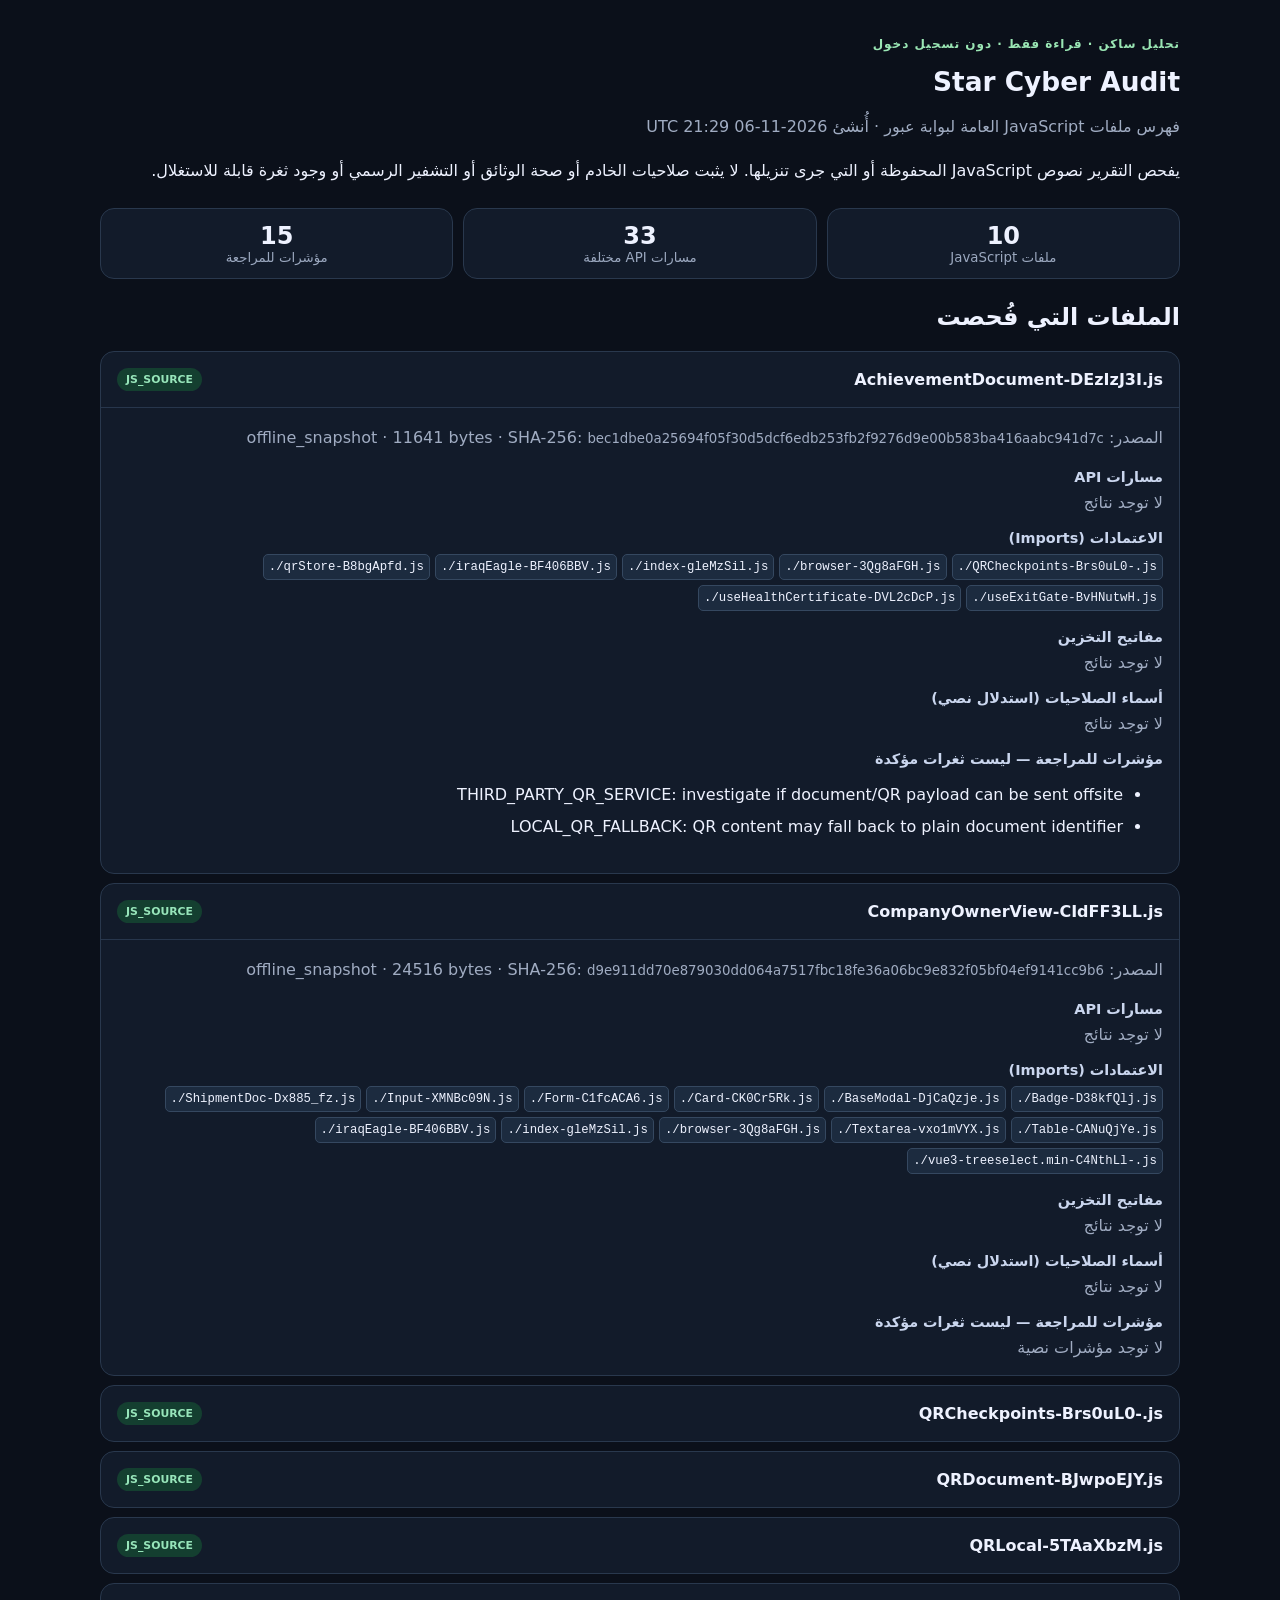
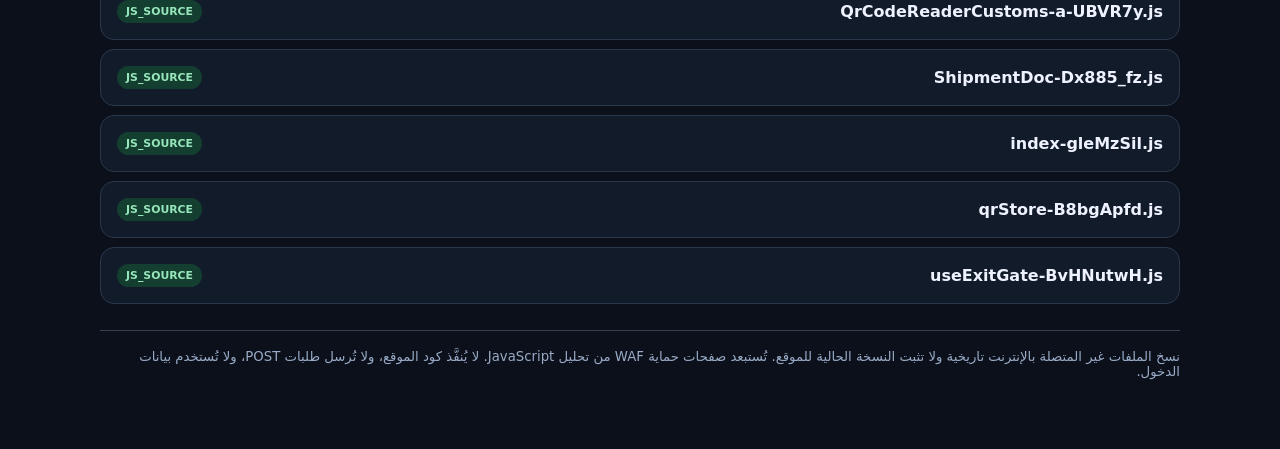
<file: reviews/2026-11-07/offline/Star-Cyber-Audit-report.html>
<!doctype html><html lang="ar" dir="rtl"><head><meta charset="utf-8"><meta name="viewport" content="width=device-width,initial-scale=1"><title>Star Cyber Audit — تحليل JavaScript لمنصة عبور</title><style>
:root{font-family:system-ui,-apple-system,sans-serif;color-scheme:dark;background:#0b101a;color:#eef2ff}body{max-width:1080px;margin:auto;padding:22px 14px 70px}h1{font-size:1.65rem;margin:.4em 0}p{line-height:1.7}.muted{color:#a0acc2}.eyebrow{color:#9ae6b4;font-weight:700;letter-spacing:.08em;font-size:.75rem}.facts{display:grid;grid-template-columns:repeat(3,1fr);gap:10px;margin:24px 0}.facts>div,.file{background:#121b2a;border:1px solid #29384d;border-radius:14px}.facts>div{padding:13px;text-align:center}.facts b{display:block;font-size:1.5rem}.facts small{display:block;color:#9ba8bf}.file{margin:9px 0;overflow:hidden}.file summary{cursor:pointer;display:flex;gap:12px;justify-content:space-between;align-items:center;padding:16px;font-weight:600;overflow-wrap:anywhere}.file .content{padding:0 16px 18px;border-top:1px solid #27364c}.flag{font-size:.68rem;white-space:nowrap;border-radius:99px;padding:5px 9px}.ok{background:#143f30;color:#97e5ba}.warn{background:#512d21;color:#ffd2b0}h4{font-size:.9rem;margin:18px 0 8px;color:#cad6ee}.chips{display:flex;gap:5px;flex-wrap:wrap}code{direction:ltr;unicode-bidi:plaintext;display:inline-block;font-size:.77rem;background:#1c2b3f;border:1px solid #354860;border-radius:5px;padding:5px;max-width:100%;overflow-wrap:anywhere}li{margin:8px 0;line-height:1.5}footer{font-size:.83rem;color:#99abc7;border-top:1px solid #334152;padding-top:18px;margin-top:26px}@media(max-width:600px){.facts{gap:6px}.facts>div{padding:9px 3px}.facts b{font-size:1.2rem}.facts small{font-size:.64rem}}
</style></head><body><p class="eyebrow">تحليل ساكن · قراءة فقط · دون تسجيل دخول</p><h1>Star Cyber Audit</h1><p class="muted">فهرس ملفات JavaScript العامة لبوابة عبور · أُنشئ 2026-11-06 21:29 UTC</p><p>يفحص التقرير نصوص JavaScript المحفوظة أو التي جرى تنزيلها. لا يثبت صلاحيات الخادم أو صحة الوثائق أو التشفير الرسمي أو وجود ثغرة قابلة للاستغلال.</p><div class="facts"><div><b>10</b><small>ملفات JavaScript</small></div><div><b>33</b><small>مسارات API مختلفة</small></div><div><b>15</b><small>مؤشرات للمراجعة</small></div></div><h2>الملفات التي فُحصت</h2><details class="file" open><summary><span>AchievementDocument-DEzIzJ3I.js</span><span class="flag ok">JS_SOURCE</span></summary><div class="content"><p class="muted">المصدر: offline_snapshot · 11641 bytes · SHA-256: <small>bec1dbe0a25694f05f30d5dcf6edb253fb2f9276d9e00b583ba416aabc941d7c</small></p><h4>مسارات API</h4><div class="chips"><span class="muted">لا توجد نتائج</span></div><h4>الاعتمادات (Imports)</h4><div class="chips"><code>./QRCheckpoints-Brs0uL0-.js</code><code>./browser-3Qg8aFGH.js</code><code>./index-gleMzSil.js</code><code>./iraqEagle-BF406BBV.js</code><code>./qrStore-B8bgApfd.js</code><code>./useExitGate-BvHNutwH.js</code><code>./useHealthCertificate-DVL2cDcP.js</code></div><h4>مفاتيح التخزين</h4><div class="chips"><span class="muted">لا توجد نتائج</span></div><h4>أسماء الصلاحيات (استدلال نصي)</h4><div class="chips"><span class="muted">لا توجد نتائج</span></div><h4>مؤشرات للمراجعة — ليست ثغرات مؤكدة</h4><ul><li>THIRD_PARTY_QR_SERVICE: investigate if document/QR payload can be sent offsite</li><li>LOCAL_QR_FALLBACK: QR content may fall back to plain document identifier</li></ul></div></details>
<details class="file" open><summary><span>CompanyOwnerView-CIdFF3LL.js</span><span class="flag ok">JS_SOURCE</span></summary><div class="content"><p class="muted">المصدر: offline_snapshot · 24516 bytes · SHA-256: <small>d9e911dd70e879030dd064a7517fbc18fe36a06bc9e832f05bf04ef9141cc9b6</small></p><h4>مسارات API</h4><div class="chips"><span class="muted">لا توجد نتائج</span></div><h4>الاعتمادات (Imports)</h4><div class="chips"><code>./Badge-D38kfQlj.js</code><code>./BaseModal-DjCaQzje.js</code><code>./Card-CK0Cr5Rk.js</code><code>./Form-C1fcACA6.js</code><code>./Input-XMNBc09N.js</code><code>./ShipmentDoc-Dx885_fz.js</code><code>./Table-CANuQjYe.js</code><code>./Textarea-vxo1mVYX.js</code><code>./browser-3Qg8aFGH.js</code><code>./index-gleMzSil.js</code><code>./iraqEagle-BF406BBV.js</code><code>./vue3-treeselect.min-C4NthLl-.js</code></div><h4>مفاتيح التخزين</h4><div class="chips"><span class="muted">لا توجد نتائج</span></div><h4>أسماء الصلاحيات (استدلال نصي)</h4><div class="chips"><span class="muted">لا توجد نتائج</span></div><h4>مؤشرات للمراجعة — ليست ثغرات مؤكدة</h4><span class="muted">لا توجد مؤشرات نصية</span></div></details>
<details class="file" ><summary><span>QRCheckpoints-Brs0uL0-.js</span><span class="flag ok">JS_SOURCE</span></summary><div class="content"><p class="muted">المصدر: offline_snapshot · 2797 bytes · SHA-256: <small>b2f6e7519df369ff58345adedcc4fb1cc2d83416f409cffe0cd93a8869aae53b</small></p><h4>مسارات API</h4><div class="chips"><span class="muted">لا توجد نتائج</span></div><h4>الاعتمادات (Imports)</h4><div class="chips"><code>./index-gleMzSil.js</code></div><h4>مفاتيح التخزين</h4><div class="chips"><code>qr_read_doc</code></div><h4>أسماء الصلاحيات (استدلال نصي)</h4><div class="chips"><code>GMT</code><code>UTC</code></div><h4>مؤشرات للمراجعة — ليست ثغرات مؤكدة</h4><ul><li>TIMEZONE_FORMATTING: confirm timestamps with/without zone format consistently</li></ul></div></details>
<details class="file" ><summary><span>QRDocument-BJwpoEJY.js</span><span class="flag ok">JS_SOURCE</span></summary><div class="content"><p class="muted">المصدر: offline_snapshot · 607716 bytes · SHA-256: <small>23f8c5d87b6a91511af2a96f57075e8502861bd2f6d92d914a14222db4199400</small></p><h4>مسارات API</h4><div class="chips"><code>BorderPort_HS/path-document-file</code><code>local_form/refuse_doc_company</code></div><h4>الاعتمادات (Imports)</h4><div class="chips"><code>./Card-CK0Cr5Rk.js</code><code>./FormField-DW4k76E2.js</code><code>./Modal-C_od4hhs.js</code><code>./QRCheckpoints-Brs0uL0-.js</code><code>./browser-3Qg8aFGH.js</code><code>./index-BKvq_4_A.js</code><code>./index-gleMzSil.js</code><code>./index.es-DyhL3sdz.js</code><code>./iraqEagle-BF406BBV.js</code><code>./purify.es-Bzr520pe.js</code><code>./qrStore-B8bgApfd.js</code></div><h4>مفاتيح التخزين</h4><div class="chips"><code>qr_preview_entry</code><code>qr_read_doc</code><code>qr_readings</code></div><h4>أسماء الصلاحيات (استدلال نصي)</h4><div class="chips"><code>refuse_doc_company</code></div><h4>مؤشرات للمراجعة — ليست ثغرات مؤكدة</h4><ul><li>LOCAL_QR_FALLBACK: QR content may fall back to plain document identifier</li><li>PERSISTENT_BROWSER_STORAGE: assess sensitivity, retention and logout cleanup</li><li>TAB_SESSION_STORAGE: check data binding to the current document ID</li></ul></div></details>
<details class="file" ><summary><span>QRLocal-5TAaXbzM.js</span><span class="flag ok">JS_SOURCE</span></summary><div class="content"><p class="muted">المصدر: offline_snapshot · 10014 bytes · SHA-256: <small>1e3ea9982971b4e4e08bb2ebee1520fe6a5056bc8590de4288fec80456fa9626</small></p><h4>مسارات API</h4><div class="chips"><code>local_form/read_doc_company</code></div><h4>الاعتمادات (Imports)</h4><div class="chips"><code>./index-gleMzSil.js</code><code>./jsQR-CKtgBSaS.js</code><code>./qrStore-B8bgApfd.js</code></div><h4>مفاتيح التخزين</h4><div class="chips"><span class="muted">لا توجد نتائج</span></div><h4>أسماء الصلاحيات (استدلال نصي)</h4><div class="chips"><span class="muted">لا توجد نتائج</span></div><h4>مؤشرات للمراجعة — ليست ثغرات مؤكدة</h4><ul><li>POSSIBLE_TOKEN_DEBUG_LOG: check whether auth tokens are written to console</li><li>REVIEW_POST_RETRY: POST and fetch and error handler coexist; inspect for unintended duplicate write</li><li>MESSAGE_REGEX: review language-based success/expiry heuristics; not server validity proof</li></ul></div></details>
<details class="file" ><summary><span>QrCodeReaderCustoms-a-UBVR7y.js</span><span class="flag ok">JS_SOURCE</span></summary><div class="content"><p class="muted">المصدر: offline_snapshot · 16490 bytes · SHA-256: <small>09b62507255c25910a196ca0ca1e5fb6d961be5d10287face07cc777aaf45c0b</small></p><h4>مسارات API</h4><div class="chips"><span class="muted">لا توجد نتائج</span></div><h4>الاعتمادات (Imports)</h4><div class="chips"><code>./AppPagination.vue_vue_type_script_setup_true_lang-DzdlD2T5.js</code><code>./Input-XMNBc09N.js</code><code>./Select-DZpjzzNJ.js</code><code>./index-gleMzSil.js</code><code>./qrStore-B8bgApfd.js</code><code>./useExitGate-BvHNutwH.js</code><code>./useFormControl-XQpg82Ny.js</code><code>./useHealthCertificate-DVL2cDcP.js</code></div><h4>مفاتيح التخزين</h4><div class="chips"><span class="muted">لا توجد نتائج</span></div><h4>أسماء الصلاحيات (استدلال نصي)</h4><div class="chips"><code>download_health_qrcode_readers</code><code>time_stamp</code></div><h4>مؤشرات للمراجعة — ليست ثغرات مؤكدة</h4><span class="muted">لا توجد مؤشرات نصية</span></div></details>
<details class="file" ><summary><span>ShipmentDoc-Dx885_fz.js</span><span class="flag ok">JS_SOURCE</span></summary><div class="content"><p class="muted">المصدر: offline_snapshot · 15472 bytes · SHA-256: <small>9487c6f19cdbc88eb10b30ae03f8e5001e504b1a42ace4da0fa8ee3478c02502</small></p><h4>مسارات API</h4><div class="chips"><span class="muted">لا توجد نتائج</span></div><h4>الاعتمادات (Imports)</h4><div class="chips"><code>./browser-3Qg8aFGH.js</code><code>./index-gleMzSil.js</code><code>./iraqEagle-BF406BBV.js</code></div><h4>مفاتيح التخزين</h4><div class="chips"><span class="muted">لا توجد نتائج</span></div><h4>أسماء الصلاحيات (استدلال نصي)</h4><div class="chips"><span class="muted">لا توجد نتائج</span></div><h4>مؤشرات للمراجعة — ليست ثغرات مؤكدة</h4><ul><li>LOCAL_QR_FALLBACK: QR content may fall back to plain document identifier</li></ul></div></details>
<details class="file" ><summary><span>index-gleMzSil.js</span><span class="flag ok">JS_SOURCE</span></summary><div class="content"><p class="muted">المصدر: offline_snapshot · 1416085 bytes · SHA-256: <small>83d3f35e2cf05cc56fca81a3531b98381d291dc1e903957be7b6e433466b7ac3</small></p><h4>مسارات API</h4><div class="chips"><code>local_form/all_iraqi_company</code><code>local_form/company_field_name</code><code>local_form/company_item_info/</code><code>local_form/company_item_reduce</code><code>local_form/company_items_active/</code><code>local_form/company_items_delete/</code><code>local_form/company_verification</code><code>local_form/company_verify_login</code><code>local_form/download_company_checkpoint</code><code>local_form/download_file</code><code>local_form/download_file_item</code><code>local_form/get_company_items/</code><span class="muted"> and 13 more</span></div><h4>الاعتمادات (Imports)</h4><div class="chips"><code>./AchievementDocument-DEzIzJ3I.js</code><code>./AddHealthCertificateView-BbqkqY_U.js</code><code>./AddItemsToCompany-d4nf8m_I.js</code><code>./AnnouncementsView-DGOiclBm.js</code><code>./AudityStationView-Bgcwn0to.js</code><code>./BoxStationView-CR-7UfFU.js</code><code>./ChangePasswordView-D3kEADp-.js</code><code>./ClearanceAgentView-C92jjI-0.js</code><code>./CompanyItemsContainer-KtpoChjN.js</code><code>./CompanyItemsView-DjXrPSxm.js</code><code>./CompanyOwnerCeoLoadsView-Coghn9Xh.js</code><code>./CompanyOwnerView-CIdFF3LL.js</code><span class="muted"> and 47 more</span></div><h4>مفاتيح التخزين</h4><div class="chips"><code>auth</code><code>company_owner_token</code><code>company_user_info_owner</code><code>is_authenticated_owner</code><code>local_companies_pagination</code></div><h4>أسماء الصلاحيات (استدلال نصي)</h4><div class="chips"><code>MathML</code><code>action</code><code>bottom</code><code>calendar</code><code>children</code><code>html</code><code>jsdom</code><code>left</code><code>menu</code><code>middle</code><code>right</code><code>shared</code><span class="muted"> and 3 more</span></div><h4>مؤشرات للمراجعة — ليست ثغرات مؤكدة</h4><ul><li>REVIEW_POST_RETRY: POST and fetch and error handler coexist; inspect for unintended duplicate write</li><li>PERSISTENT_BROWSER_STORAGE: assess sensitivity, retention and logout cleanup</li><li>TIMEZONE_FORMATTING: confirm timestamps with/without zone format consistently</li></ul></div></details>
<details class="file" ><summary><span>qrStore-B8bgApfd.js</span><span class="flag ok">JS_SOURCE</span></summary><div class="content"><p class="muted">المصدر: offline_snapshot · 248 bytes · SHA-256: <small>122527b8507637168eeb4365f879f160f02620d1dc997c74e3da1880a1573e77</small></p><h4>مسارات API</h4><div class="chips"><span class="muted">لا توجد نتائج</span></div><h4>الاعتمادات (Imports)</h4><div class="chips"><span class="muted">لا توجد نتائج</span></div><h4>مفاتيح التخزين</h4><div class="chips"><code>e</code></div><h4>أسماء الصلاحيات (استدلال نصي)</h4><div class="chips"><span class="muted">لا توجد نتائج</span></div><h4>مؤشرات للمراجعة — ليست ثغرات مؤكدة</h4><ul><li>PERSISTENT_BROWSER_STORAGE: assess sensitivity, retention and logout cleanup</li></ul></div></details>
<details class="file" ><summary><span>useExitGate-BvHNutwH.js</span><span class="flag ok">JS_SOURCE</span></summary><div class="content"><p class="muted">المصدر: offline_snapshot · 6027 bytes · SHA-256: <small>9d9a109e58d619a8afdf91bfcbd9f7e45377ddb8236e82e13597b896e56c3306</small></p><h4>مسارات API</h4><div class="chips"><code>BorderPort_HS/return_doc_hc_by_docnumber</code><code>support_org/download_qrcode_readers_import</code><code>support_org/paginate_qrcode_reader_import</code><code>support_org/read_qr_exitgate</code><code>support_org/return_doc_qrcode_export</code></div><h4>الاعتمادات (Imports)</h4><div class="chips"><code>./index-gleMzSil.js</code><code>./qrStore-B8bgApfd.js</code><code>./useHealthCertificate-DVL2cDcP.js</code></div><h4>مفاتيح التخزين</h4><div class="chips"><code>qr_preview_entry</code></div><h4>أسماء الصلاحيات (استدلال نصي)</h4><div class="chips"><span class="muted">لا توجد نتائج</span></div><h4>مؤشرات للمراجعة — ليست ثغرات مؤكدة</h4><ul><li>TAB_SESSION_STORAGE: check data binding to the current document ID</li></ul></div></details><footer>نسخ الملفات غير المتصلة بالإنترنت تاريخية ولا تثبت النسخة الحالية للموقع. تُستبعد صفحات حماية WAF من تحليل JavaScript. لا يُنفَّذ كود الموقع، ولا تُرسل طلبات POST، ولا تُستخدم بيانات الدخول.</footer></body></html>
</file>
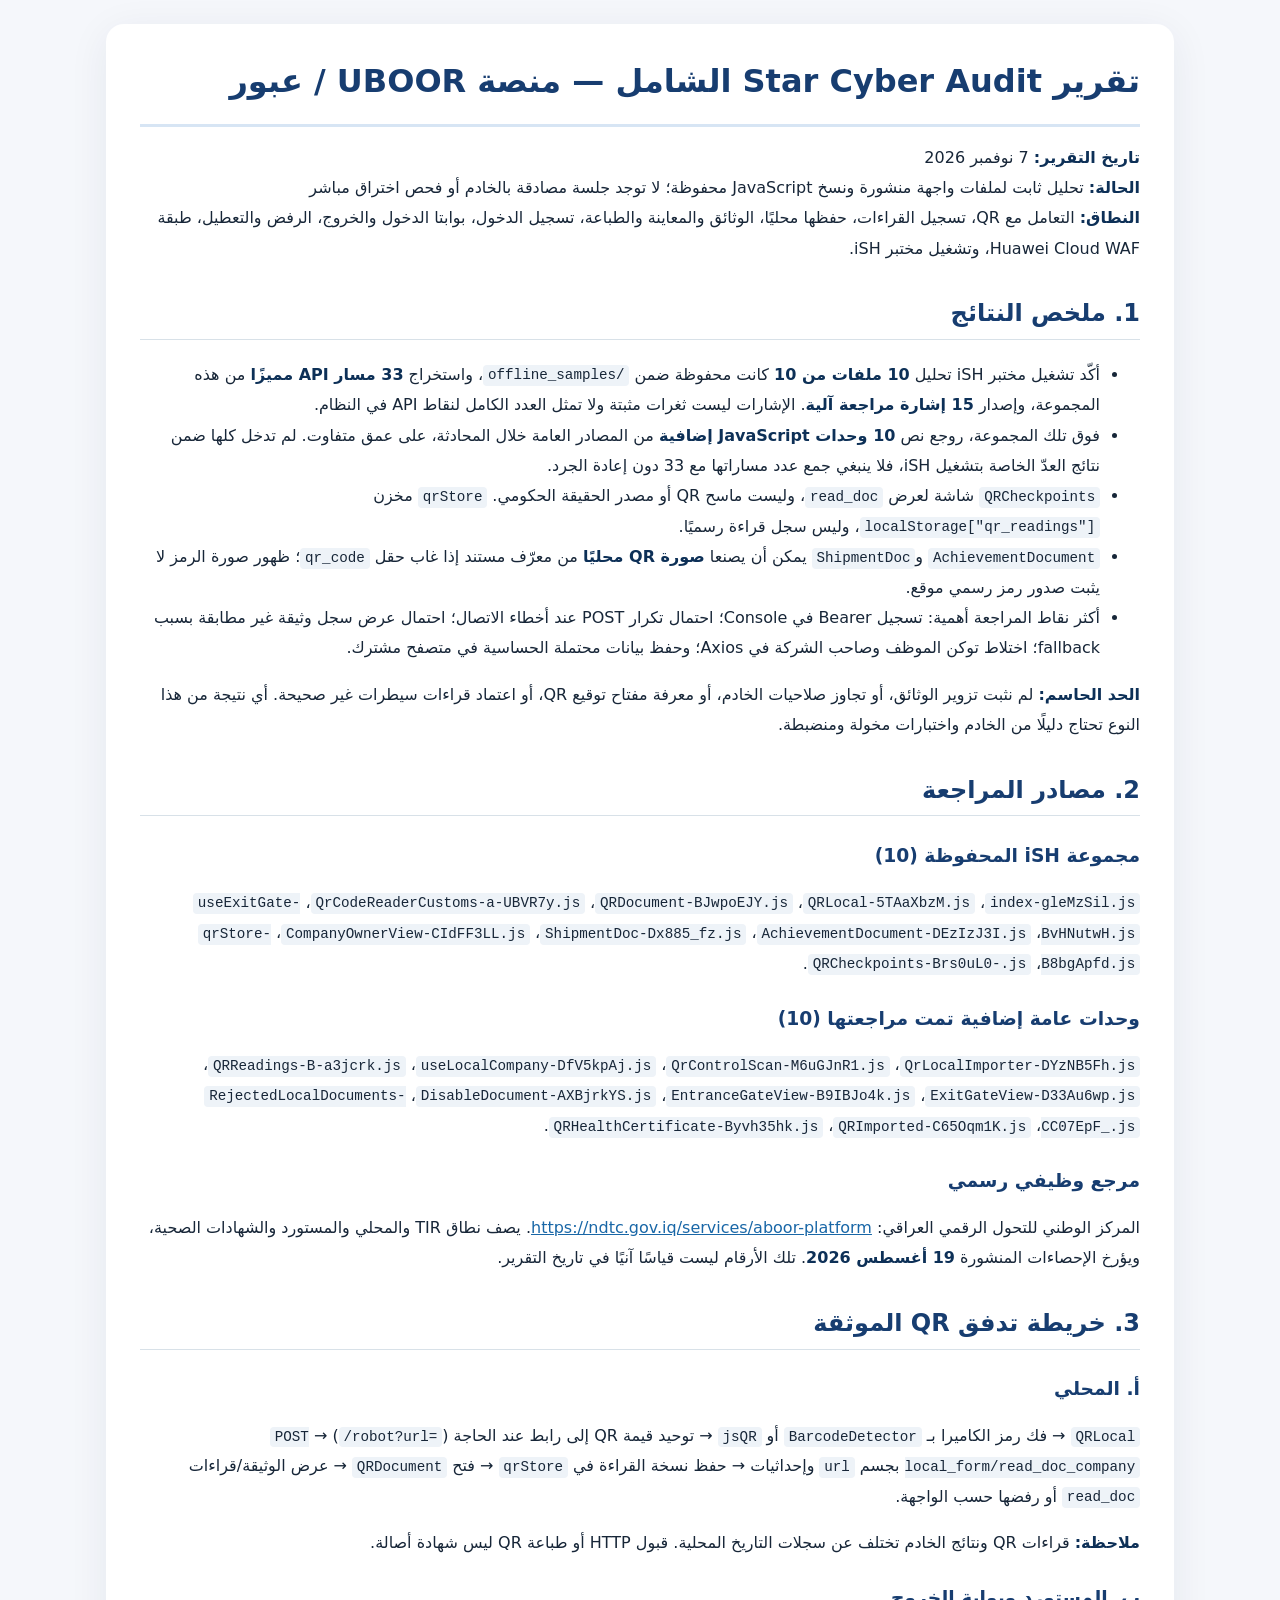
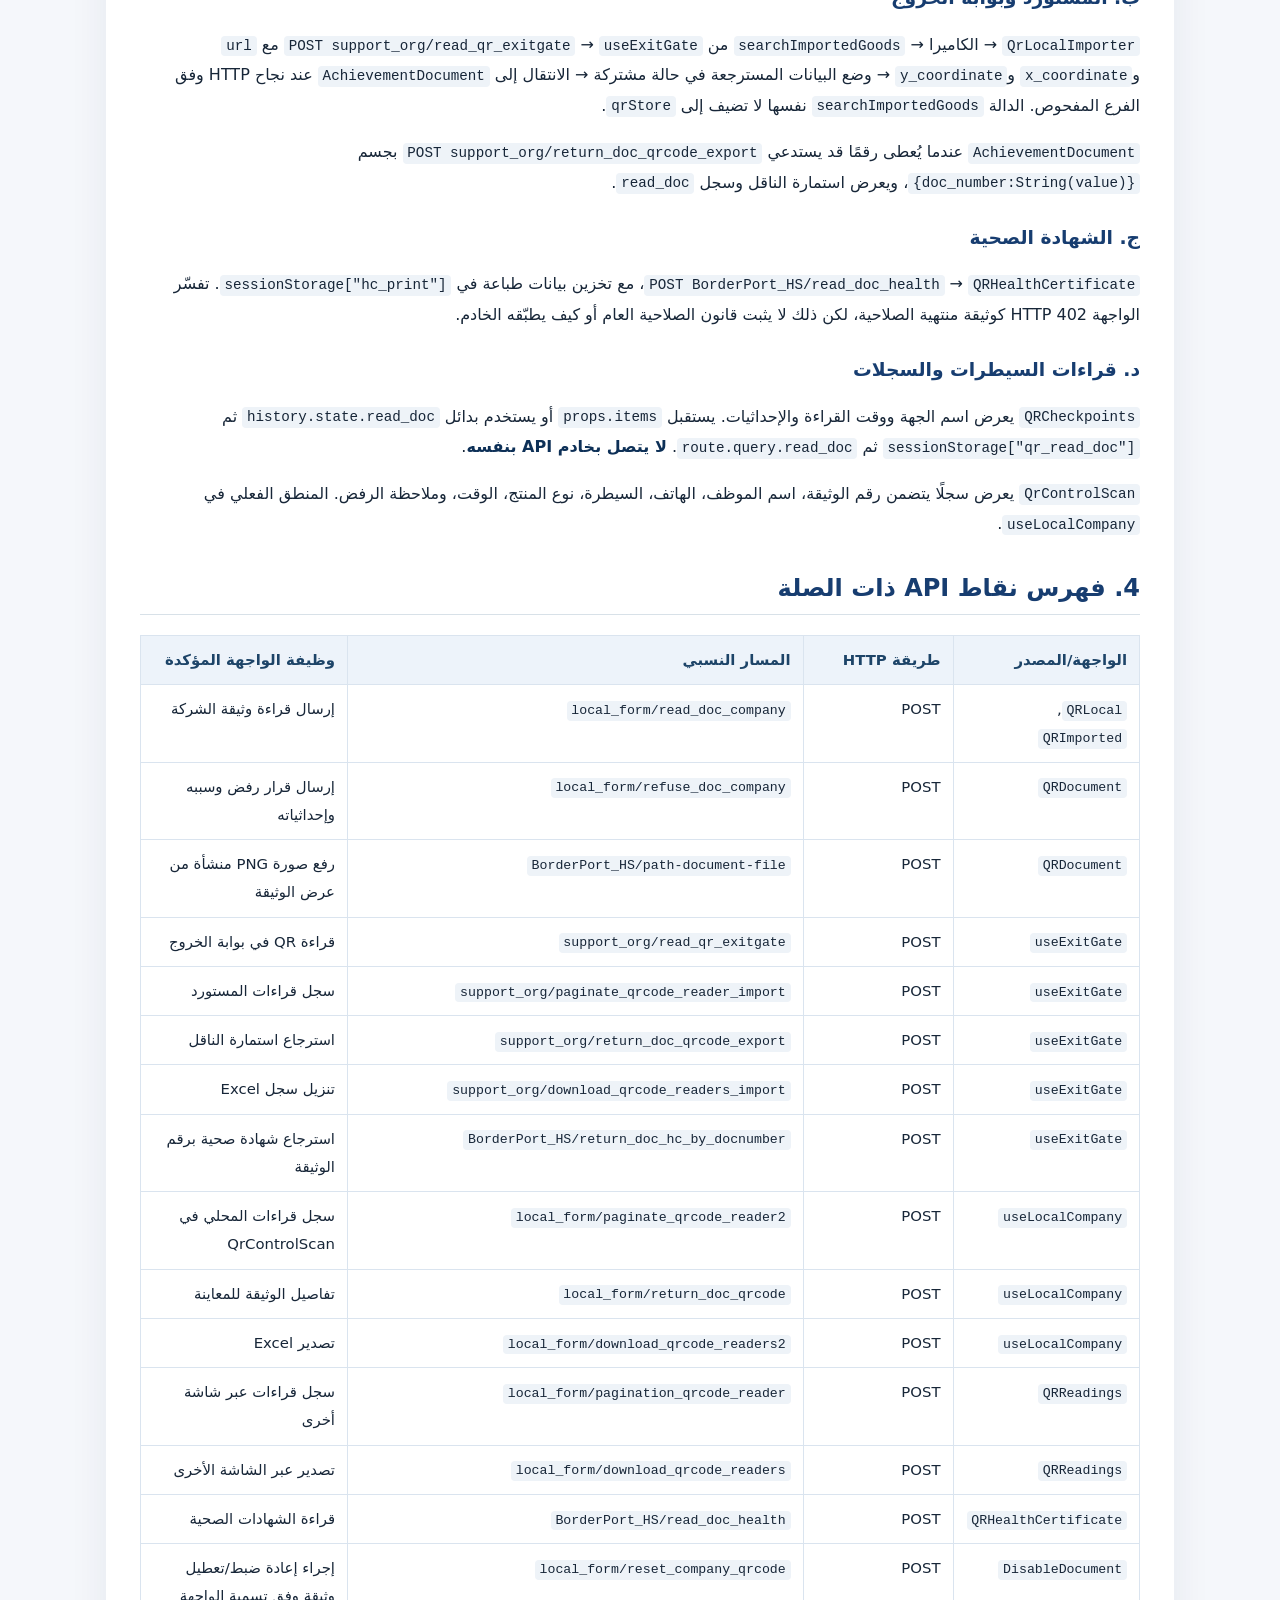
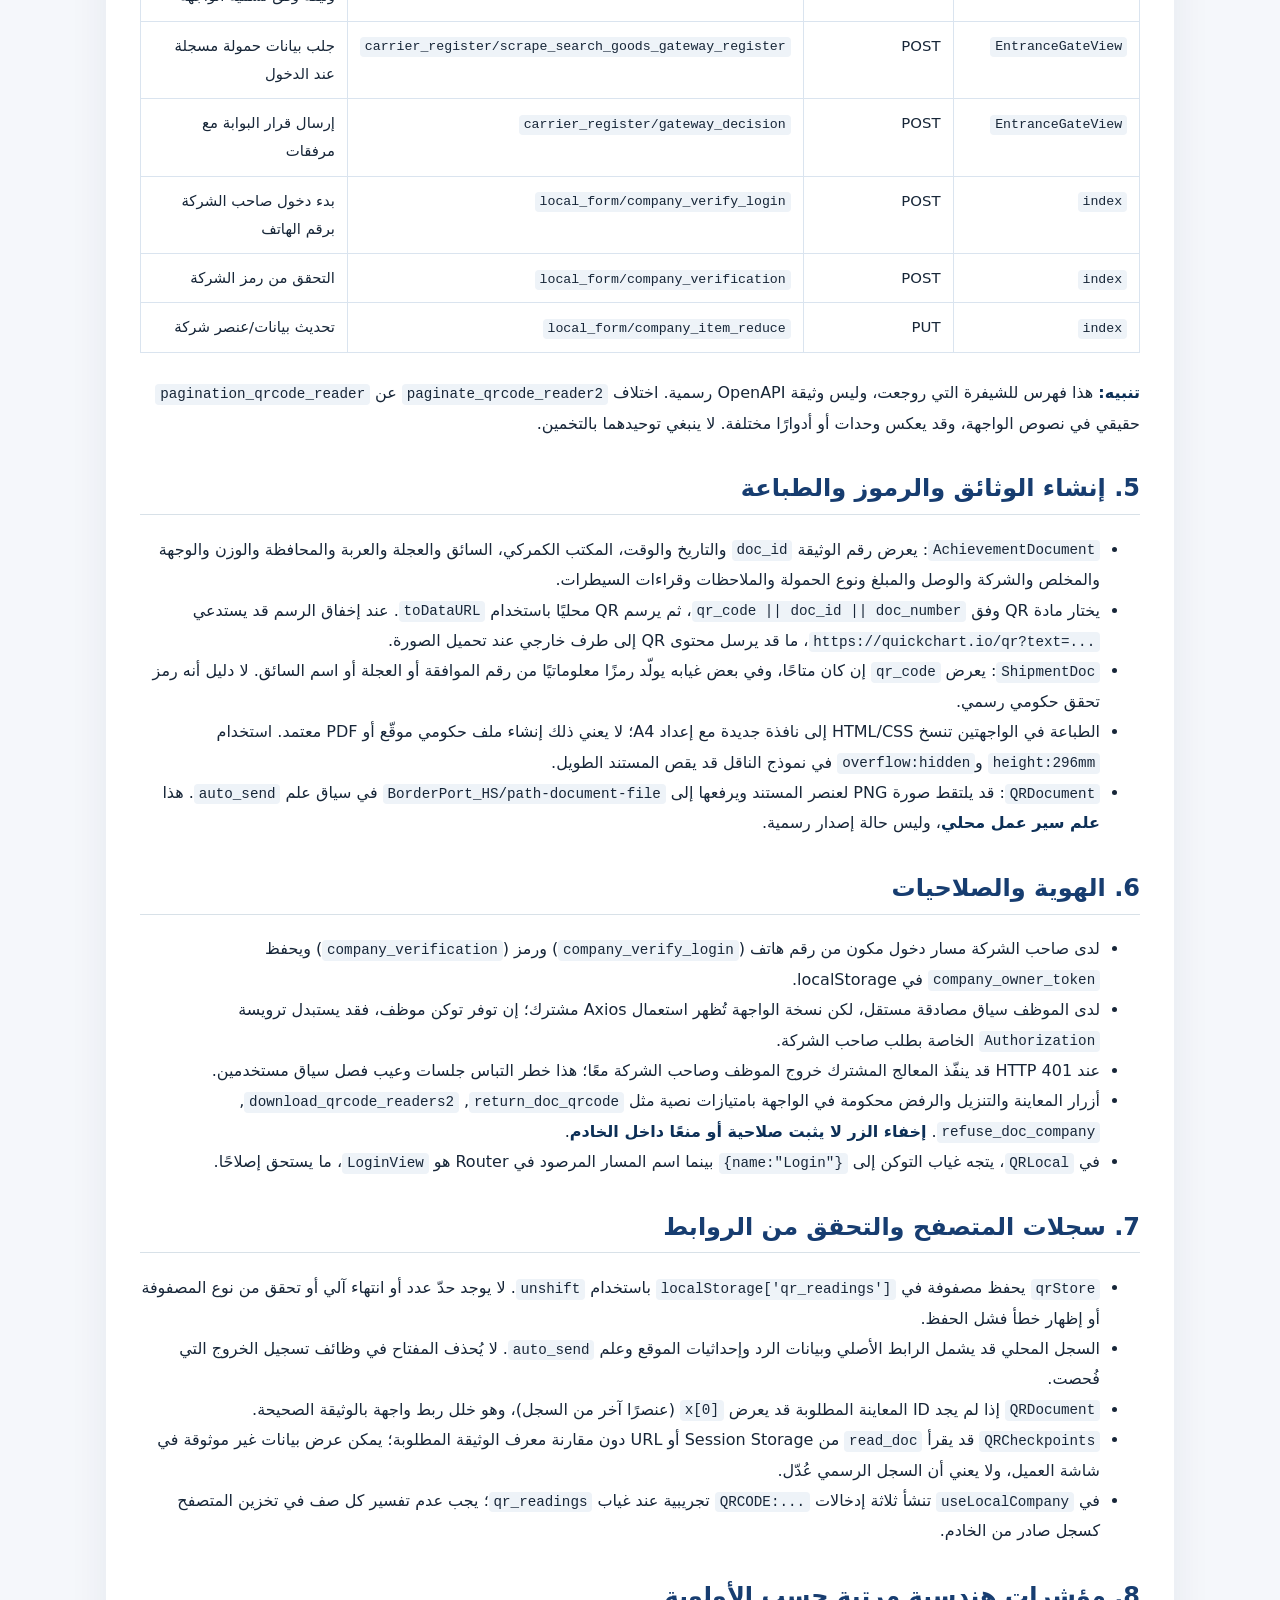
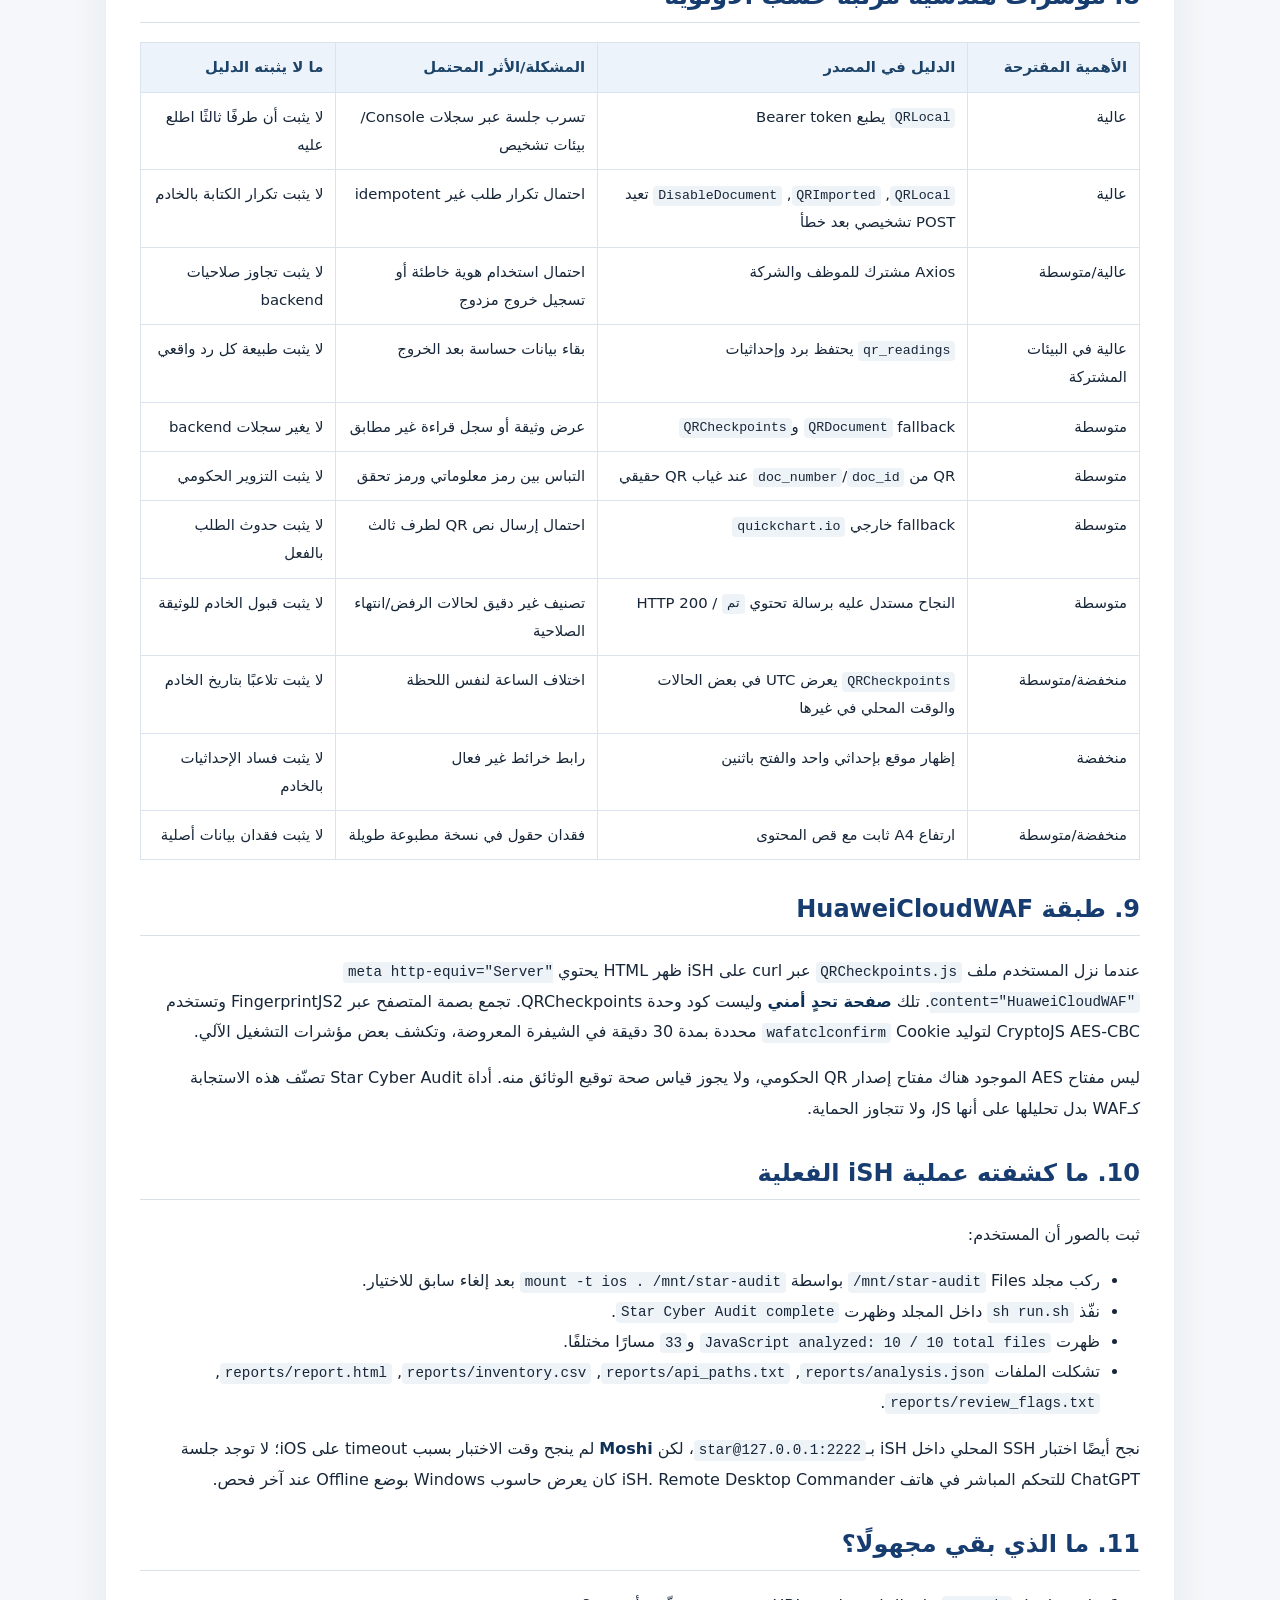
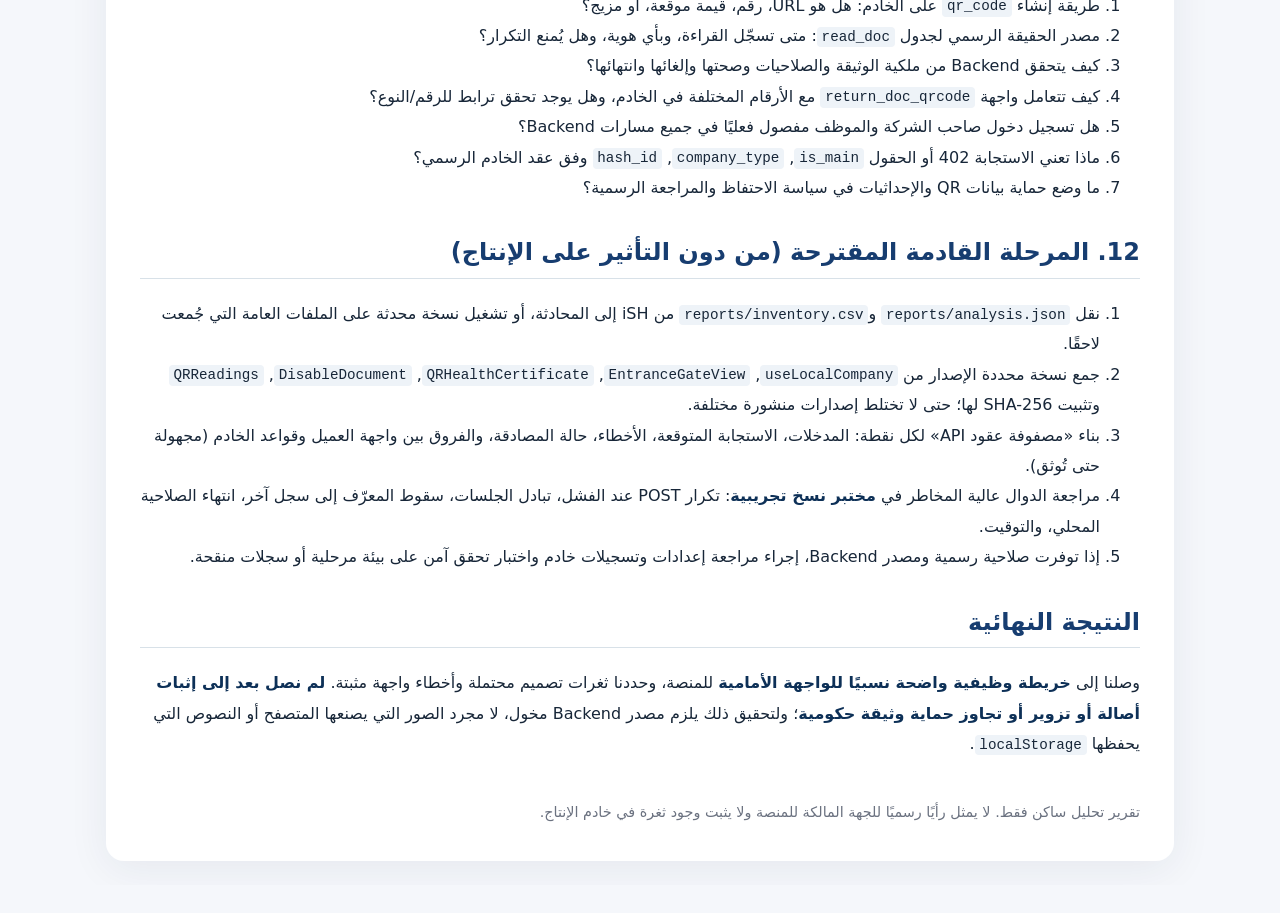
<file: reviews/2026-11-07/reference/UBOOR_Star_Cyber_Audit_Comprehensive_2026-11-07.html>
<!doctype html><html lang="ar" dir="rtl"><head><meta charset="utf-8"><meta name="viewport" content="width=device-width,initial-scale=1"><meta name="color-scheme" content="light dark"><title>UBOOR — Star Cyber Audit Comprehensive</title><style>
:root{font-family:system-ui,-apple-system,'Segoe UI',Tahoma,Arial,sans-serif;line-height:1.9;color:#172638;background:#f5f7fb}body{margin:0;padding:24px 14px}main{margin:auto;max-width:1000px;padding:34px;background:white;border-radius:18px;box-shadow:0 8px 40px #162c4b12}h1,h2,h3{line-height:1.45;color:#173d70}h1{font-size:2rem;margin:0 0 1rem;padding-bottom:1.2rem;border-bottom:3px solid #d7e5f4}h2{margin-top:2rem;padding-bottom:.5rem;border-bottom:1px solid #d8e1e8}h3{margin-top:1.6rem}p,li{font-size:1rem}a{color:#1967a7}code{font-family:ui-monospace,Menlo,Consolas,monospace;font-size:.89em;background:#eef3f8;padding:.15rem .3rem;border-radius:4px;direction:ltr;unicode-bidi:isolate}pre{background:#0e1b2c;color:#e8eff8;border-radius:8px;padding:1rem;overflow:auto;direction:ltr;text-align:left}pre code{background:transparent;color:inherit}table{width:100%;border-collapse:collapse;margin:1rem 0 1.6rem;font-size:.93rem;display:block;overflow-x:auto}td,th{padding:10px 12px;border:1px solid #dae4ef;vertical-align:top;min-width:125px}th{background:#edf3fa;text-align:right;color:#1d4468}blockquote{margin:1rem 0;padding:0 1rem;border-right:4px solid #4b7ca7;background:#f4f7fa}strong{color:#0d3057}footer{color:#6b7280;font-size:.9rem;margin-top:2.5rem} @media (max-width:650px){body{padding:0}main{border-radius:0;padding:18px 14px}h1{font-size:1.6rem}h2{font-size:1.28rem}}@media(prefers-color-scheme:dark){:root{background:#111925;color:#e4e8ee}main{background:#172233;box-shadow:none}h1,h2,h3,strong{color:#b7d9ff}table th{background:#263a4f;color:#d6e8fa}td,th{border-color:#405368}code{background:#25374a;color:#f6f8fb}blockquote{background:#223346}a{color:#9dceff}h1,h2{border-color:#38526a}}
</style></head><body><main><h1>تقرير Star Cyber Audit الشامل — منصة UBOOR / عبور</h1>
<p><strong>تاريخ التقرير:</strong> 7 نوفمبر 2026<br />
<strong>الحالة:</strong> تحليل ثابت لملفات واجهة منشورة ونسخ JavaScript محفوظة؛ لا توجد جلسة مصادقة بالخادم أو فحص اختراق مباشر<br />
<strong>النطاق:</strong> التعامل مع QR، تسجيل القراءات، حفظها محليًا، الوثائق والمعاينة والطباعة، تسجيل الدخول، بوابتا الدخول والخروج، الرفض والتعطيل، طبقة Huawei Cloud WAF، وتشغيل مختبر iSH.</p>
<h2>1. ملخص النتائج</h2>
<ul>
<li>أكّد تشغيل مختبر iSH تحليل <strong>10 ملفات من 10</strong> كانت محفوظة ضمن <code>offline_samples/</code>، واستخراج <strong>33 مسار API مميزًا</strong> من هذه المجموعة، وإصدار <strong>15 إشارة مراجعة آلية</strong>. الإشارات ليست ثغرات مثبتة ولا تمثل العدد الكامل لنقاط API في النظام.</li>
<li>فوق تلك المجموعة، روجع نص <strong>10 وحدات JavaScript إضافية</strong> من المصادر العامة خلال المحادثة، على عمق متفاوت. لم تدخل كلها ضمن نتائج العدّ الخاصة بتشغيل iSH، فلا ينبغي جمع عدد مساراتها مع 33 دون إعادة الجرد.</li>
<li><code>QRCheckpoints</code> شاشة لعرض <code>read_doc</code>، وليست ماسح QR أو مصدر الحقيقة الحكومي. <code>qrStore</code> مخزن <code>localStorage[&quot;qr_readings&quot;]</code>، وليس سجل قراءة رسميًا.</li>
<li><code>AchievementDocument</code> و<code>ShipmentDoc</code> يمكن أن يصنعا <strong>صورة QR محليًا</strong> من معرّف مستند إذا غاب حقل <code>qr_code</code>؛ ظهور صورة الرمز لا يثبت صدور رمز رسمي موقع.</li>
<li>أكثر نقاط المراجعة أهمية: تسجيل Bearer في Console؛ احتمال تكرار POST عند أخطاء الاتصال؛ احتمال عرض سجل وثيقة غير مطابقة بسبب fallback؛ اختلاط توكن الموظف وصاحب الشركة في Axios؛ وحفظ بيانات محتملة الحساسية في متصفح مشترك.</li>
</ul>
<p><strong>الحد الحاسم:</strong> لم نثبت تزوير الوثائق، أو تجاوز صلاحيات الخادم، أو معرفة مفتاح توقيع QR، أو اعتماد قراءات سيطرات غير صحيحة. أي نتيجة من هذا النوع تحتاج دليلًا من الخادم واختبارات مخولة ومنضبطة.</p>
<h2>2. مصادر المراجعة</h2>
<h3>مجموعة iSH المحفوظة (10)</h3>
<p><code>index-gleMzSil.js</code>، <code>QRLocal-5TAaXbzM.js</code>، <code>QRDocument-BJwpoEJY.js</code>، <code>QrCodeReaderCustoms-a-UBVR7y.js</code>، <code>useExitGate-BvHNutwH.js</code>، <code>AchievementDocument-DEzIzJ3I.js</code>، <code>ShipmentDoc-Dx885_fz.js</code>، <code>CompanyOwnerView-CIdFF3LL.js</code>، <code>qrStore-B8bgApfd.js</code>، <code>QRCheckpoints-Brs0uL0-.js</code>.</p>
<h3>وحدات عامة إضافية تمت مراجعتها (10)</h3>
<p><code>QrLocalImporter-DYzNB5Fh.js</code>، <code>QrControlScan-M6uGJnR1.js</code>، <code>useLocalCompany-DfV5kpAj.js</code>، <code>QRReadings-B-a3jcrk.js</code>، <code>ExitGateView-D33Au6wp.js</code>، <code>EntranceGateView-B9IBJo4k.js</code>، <code>DisableDocument-AXBjrkYS.js</code>، <code>RejectedLocalDocuments-CC07EpF_.js</code>، <code>QRImported-C65Oqm1K.js</code>، <code>QRHealthCertificate-Byvh35hk.js</code>.</p>
<h3>مرجع وظيفي رسمي</h3>
<p>المركز الوطني للتحول الرقمي العراقي: <a href="https://ndtc.gov.iq/services/aboor-platform">https://ndtc.gov.iq/services/aboor-platform</a>. يصف نطاق TIR والمحلي والمستورد والشهادات الصحية، ويؤرخ الإحصاءات المنشورة <strong>19 أغسطس 2026</strong>. تلك الأرقام ليست قياسًا آنيًا في تاريخ التقرير.</p>
<h2>3. خريطة تدفق QR الموثقة</h2>
<h3>أ. المحلي</h3>
<p><code>QRLocal</code> → فك رمز الكاميرا بـ <code>BarcodeDetector</code> أو <code>jsQR</code> → توحيد قيمة QR إلى رابط عند الحاجة (<code>/robot?url=</code>) → <code>POST local_form/read_doc_company</code> بجسم <code>url</code> وإحداثيات → حفظ نسخة القراءة في <code>qrStore</code> → فتح <code>QRDocument</code> → عرض الوثيقة/قراءات <code>read_doc</code> أو رفضها حسب الواجهة.</p>
<p><strong>ملاحظة:</strong> قراءات QR ونتائج الخادم تختلف عن سجلات التاريخ المحلية. قبول HTTP أو طباعة QR ليس شهادة أصالة.</p>
<h3>ب. المستورد وبوابة الخروج</h3>
<p><code>QrLocalImporter</code> → الكاميرا → <code>searchImportedGoods</code> من <code>useExitGate</code> → <code>POST support_org/read_qr_exitgate</code> مع <code>url</code> و<code>x_coordinate</code> و<code>y_coordinate</code> → وضع البيانات المسترجعة في حالة مشتركة → الانتقال إلى <code>AchievementDocument</code> عند نجاح HTTP وفق الفرع المفحوص. الدالة <code>searchImportedGoods</code> نفسها لا تضيف إلى <code>qrStore</code>.</p>
<p><code>AchievementDocument</code> عندما يُعطى رقمًا قد يستدعي <code>POST support_org/return_doc_qrcode_export</code> بجسم <code>{doc_number:String(value)}</code>، ويعرض استمارة الناقل وسجل <code>read_doc</code>.</p>
<h3>ج. الشهادة الصحية</h3>
<p><code>QRHealthCertificate</code> → <code>POST BorderPort_HS/read_doc_health</code>، مع تخزين بيانات طباعة في <code>sessionStorage[&quot;hc_print&quot;]</code>. تفسّر الواجهة HTTP 402 كوثيقة منتهية الصلاحية، لكن ذلك لا يثبت قانون الصلاحية العام أو كيف يطبّقه الخادم.</p>
<h3>د. قراءات السيطرات والسجلات</h3>
<p><code>QRCheckpoints</code> يعرض اسم الجهة ووقت القراءة والإحداثيات. يستقبل <code>props.items</code> أو يستخدم بدائل <code>history.state.read_doc</code> ثم <code>sessionStorage[&quot;qr_read_doc&quot;]</code> ثم <code>route.query.read_doc</code>. <strong>لا يتصل بخادم API بنفسه</strong>.</p>
<p><code>QrControlScan</code> يعرض سجلًا يتضمن رقم الوثيقة، اسم الموظف، الهاتف، السيطرة، نوع المنتج، الوقت، وملاحظة الرفض. المنطق الفعلي في <code>useLocalCompany</code>.</p>
<h2>4. فهرس نقاط API ذات الصلة</h2>
<table>
<thead>
<tr>
  <th>الواجهة/المصدر</th>
  <th>طريقة HTTP</th>
  <th>المسار النسبي</th>
  <th>وظيفة الواجهة المؤكدة</th>
</tr>
</thead>
<tbody>
<tr>
  <td><code>QRLocal</code>, <code>QRImported</code></td>
  <td>POST</td>
  <td><code>local_form/read_doc_company</code></td>
  <td>إرسال قراءة وثيقة الشركة</td>
</tr>
<tr>
  <td><code>QRDocument</code></td>
  <td>POST</td>
  <td><code>local_form/refuse_doc_company</code></td>
  <td>إرسال قرار رفض وسببه وإحداثياته</td>
</tr>
<tr>
  <td><code>QRDocument</code></td>
  <td>POST</td>
  <td><code>BorderPort_HS/path-document-file</code></td>
  <td>رفع صورة PNG منشأة من عرض الوثيقة</td>
</tr>
<tr>
  <td><code>useExitGate</code></td>
  <td>POST</td>
  <td><code>support_org/read_qr_exitgate</code></td>
  <td>قراءة QR في بوابة الخروج</td>
</tr>
<tr>
  <td><code>useExitGate</code></td>
  <td>POST</td>
  <td><code>support_org/paginate_qrcode_reader_import</code></td>
  <td>سجل قراءات المستورد</td>
</tr>
<tr>
  <td><code>useExitGate</code></td>
  <td>POST</td>
  <td><code>support_org/return_doc_qrcode_export</code></td>
  <td>استرجاع استمارة الناقل</td>
</tr>
<tr>
  <td><code>useExitGate</code></td>
  <td>POST</td>
  <td><code>support_org/download_qrcode_readers_import</code></td>
  <td>تنزيل سجل Excel</td>
</tr>
<tr>
  <td><code>useExitGate</code></td>
  <td>POST</td>
  <td><code>BorderPort_HS/return_doc_hc_by_docnumber</code></td>
  <td>استرجاع شهادة صحية برقم الوثيقة</td>
</tr>
<tr>
  <td><code>useLocalCompany</code></td>
  <td>POST</td>
  <td><code>local_form/paginate_qrcode_reader2</code></td>
  <td>سجل قراءات المحلي في QrControlScan</td>
</tr>
<tr>
  <td><code>useLocalCompany</code></td>
  <td>POST</td>
  <td><code>local_form/return_doc_qrcode</code></td>
  <td>تفاصيل الوثيقة للمعاينة</td>
</tr>
<tr>
  <td><code>useLocalCompany</code></td>
  <td>POST</td>
  <td><code>local_form/download_qrcode_readers2</code></td>
  <td>تصدير Excel</td>
</tr>
<tr>
  <td><code>QRReadings</code></td>
  <td>POST</td>
  <td><code>local_form/pagination_qrcode_reader</code></td>
  <td>سجل قراءات عبر شاشة أخرى</td>
</tr>
<tr>
  <td><code>QRReadings</code></td>
  <td>POST</td>
  <td><code>local_form/download_qrcode_readers</code></td>
  <td>تصدير عبر الشاشة الأخرى</td>
</tr>
<tr>
  <td><code>QRHealthCertificate</code></td>
  <td>POST</td>
  <td><code>BorderPort_HS/read_doc_health</code></td>
  <td>قراءة الشهادات الصحية</td>
</tr>
<tr>
  <td><code>DisableDocument</code></td>
  <td>POST</td>
  <td><code>local_form/reset_company_qrcode</code></td>
  <td>إجراء إعادة ضبط/تعطيل وثيقة وفق تسمية الواجهة</td>
</tr>
<tr>
  <td><code>EntranceGateView</code></td>
  <td>POST</td>
  <td><code>carrier_register/scrape_search_goods_gateway_register</code></td>
  <td>جلب بيانات حمولة مسجلة عند الدخول</td>
</tr>
<tr>
  <td><code>EntranceGateView</code></td>
  <td>POST</td>
  <td><code>carrier_register/gateway_decision</code></td>
  <td>إرسال قرار البوابة مع مرفقات</td>
</tr>
<tr>
  <td><code>index</code></td>
  <td>POST</td>
  <td><code>local_form/company_verify_login</code></td>
  <td>بدء دخول صاحب الشركة برقم الهاتف</td>
</tr>
<tr>
  <td><code>index</code></td>
  <td>POST</td>
  <td><code>local_form/company_verification</code></td>
  <td>التحقق من رمز الشركة</td>
</tr>
<tr>
  <td><code>index</code></td>
  <td>PUT</td>
  <td><code>local_form/company_item_reduce</code></td>
  <td>تحديث بيانات/عنصر شركة</td>
</tr>
</tbody>
</table>
<p><strong>تنبيه:</strong> هذا فهرس للشيفرة التي روجعت، وليس وثيقة OpenAPI رسمية. اختلاف <code>paginate_qrcode_reader2</code> عن <code>pagination_qrcode_reader</code> حقيقي في نصوص الواجهة، وقد يعكس وحدات أو أدوارًا مختلفة. لا ينبغي توحيدهما بالتخمين.</p>
<h2>5. إنشاء الوثائق والرموز والطباعة</h2>
<ul>
<li><code>AchievementDocument</code>: يعرض رقم الوثيقة <code>doc_id</code> والتاريخ والوقت، المكتب الكمركي، السائق والعجلة والعربة والمحافظة والوزن والوجهة والمخلص والشركة والوصل والمبلغ ونوع الحمولة والملاحظات وقراءات السيطرات.</li>
<li>يختار مادة QR وفق <code>qr_code || doc_id || doc_number</code>، ثم يرسم QR محليًا باستخدام <code>toDataURL</code>. عند إخفاق الرسم قد يستدعي <code>https://quickchart.io/qr?text=...</code>، ما قد يرسل محتوى QR إلى طرف خارجي عند تحميل الصورة.</li>
<li><code>ShipmentDoc</code>: يعرض <code>qr_code</code> إن كان متاحًا، وفي بعض غيابه يولّد رمزًا معلوماتيًا من رقم الموافقة أو العجلة أو اسم السائق. لا دليل أنه رمز تحقق حكومي رسمي.</li>
<li>الطباعة في الواجهتين تنسخ HTML/CSS إلى نافذة جديدة مع إعداد A4؛ لا يعني ذلك إنشاء ملف حكومي موقّع أو PDF معتمد. استخدام <code>height:296mm</code> و<code>overflow:hidden</code> في نموذج الناقل قد يقص المستند الطويل.</li>
<li><code>QRDocument</code>: قد يلتقط صورة PNG لعنصر المستند ويرفعها إلى <code>BorderPort_HS/path-document-file</code> في سياق علم <code>auto_send</code>. هذا <strong>علم سير عمل محلي</strong>، وليس حالة إصدار رسمية.</li>
</ul>
<h2>6. الهوية والصلاحيات</h2>
<ul>
<li>لدى صاحب الشركة مسار دخول مكون من رقم هاتف (<code>company_verify_login</code>) ورمز (<code>company_verification</code>) ويحفظ <code>company_owner_token</code> في localStorage.</li>
<li>لدى الموظف سياق مصادقة مستقل، لكن نسخة الواجهة تُظهر استعمال Axios مشترك؛ إن توفر توكن موظف، فقد يستبدل ترويسة <code>Authorization</code> الخاصة بطلب صاحب الشركة.</li>
<li>عند HTTP 401 قد ينفّذ المعالج المشترك خروج الموظف وصاحب الشركة معًا؛ هذا خطر التباس جلسات وعيب فصل سياق مستخدمين.</li>
<li>أزرار المعاينة والتنزيل والرفض محكومة في الواجهة بامتيازات نصية مثل <code>return_doc_qrcode</code>, <code>download_qrcode_readers2</code>, <code>refuse_doc_company</code>. <strong>إخفاء الزر لا يثبت صلاحية أو منعًا داخل الخادم</strong>.</li>
<li>في <code>QRLocal</code>، يتجه غياب التوكن إلى <code>{name:&quot;Login&quot;}</code> بينما اسم المسار المرصود في Router هو <code>LoginView</code>، ما يستحق إصلاحًا.</li>
</ul>
<h2>7. سجلات المتصفح والتحقق من الروابط</h2>
<ul>
<li><code>qrStore</code> يحفظ مصفوفة في <code>localStorage['qr_readings']</code> باستخدام <code>unshift</code>. لا يوجد حدّ عدد أو انتهاء آلي أو تحقق من نوع المصفوفة أو إظهار خطأ فشل الحفظ.</li>
<li>السجل المحلي قد يشمل الرابط الأصلي وبيانات الرد وإحداثيات الموقع وعلم <code>auto_send</code>. لا يُحذف المفتاح في وظائف تسجيل الخروج التي فُحصت.</li>
<li><code>QRDocument</code> إذا لم يجد ID المعاينة المطلوبة قد يعرض <code>x[0]</code> (عنصرًا آخر من السجل)، وهو خلل ربط واجهة بالوثيقة الصحيحة.</li>
<li><code>QRCheckpoints</code> قد يقرأ <code>read_doc</code> من Session Storage أو URL دون مقارنة معرف الوثيقة المطلوبة؛ يمكن عرض بيانات غير موثوقة في شاشة العميل، ولا يعني أن السجل الرسمي عُدّل.</li>
<li>في <code>useLocalCompany</code> تنشأ ثلاثة إدخالات <code>QRCODE:...</code> تجريبية عند غياب <code>qr_readings</code>؛ يجب عدم تفسير كل صف في تخزين المتصفح كسجل صادر من الخادم.</li>
</ul>
<h2>8. مؤشرات هندسية مرتبة حسب الأولوية</h2>
<table>
<thead>
<tr>
  <th>الأهمية المقترحة</th>
  <th>الدليل في المصدر</th>
  <th>المشكلة/الأثر المحتمل</th>
  <th>ما لا يثبته الدليل</th>
</tr>
</thead>
<tbody>
<tr>
  <td>عالية</td>
  <td><code>QRLocal</code> يطبع Bearer token</td>
  <td>تسرب جلسة عبر سجلات Console/بيئات تشخيص</td>
  <td>لا يثبت أن طرفًا ثالثًا اطلع عليه</td>
</tr>
<tr>
  <td>عالية</td>
  <td><code>QRLocal</code>, <code>QRImported</code>, <code>DisableDocument</code> تعيد POST تشخيصي بعد خطأ</td>
  <td>احتمال تكرار طلب غير idempotent</td>
  <td>لا يثبت تكرار الكتابة بالخادم</td>
</tr>
<tr>
  <td>عالية/متوسطة</td>
  <td>Axios مشترك للموظف والشركة</td>
  <td>احتمال استخدام هوية خاطئة أو تسجيل خروج مزدوج</td>
  <td>لا يثبت تجاوز صلاحيات backend</td>
</tr>
<tr>
  <td>عالية في البيئات المشتركة</td>
  <td><code>qr_readings</code> يحتفظ برد وإحداثيات</td>
  <td>بقاء بيانات حساسة بعد الخروج</td>
  <td>لا يثبت طبيعة كل رد واقعي</td>
</tr>
<tr>
  <td>متوسطة</td>
  <td>fallback <code>QRDocument</code> و<code>QRCheckpoints</code></td>
  <td>عرض وثيقة أو سجل قراءة غير مطابق</td>
  <td>لا يغير سجلات backend</td>
</tr>
<tr>
  <td>متوسطة</td>
  <td>QR من <code>doc_id</code>/<code>doc_number</code> عند غياب QR حقيقي</td>
  <td>التباس بين رمز معلوماتي ورمز تحقق</td>
  <td>لا يثبت التزوير الحكومي</td>
</tr>
<tr>
  <td>متوسطة</td>
  <td>fallback خارجي <code>quickchart.io</code></td>
  <td>احتمال إرسال نص QR لطرف ثالث</td>
  <td>لا يثبت حدوث الطلب بالفعل</td>
</tr>
<tr>
  <td>متوسطة</td>
  <td>النجاح مستدل عليه برسالة تحتوي <code>تم</code> / HTTP 200</td>
  <td>تصنيف غير دقيق لحالات الرفض/انتهاء الصلاحية</td>
  <td>لا يثبت قبول الخادم للوثيقة</td>
</tr>
<tr>
  <td>منخفضة/متوسطة</td>
  <td><code>QRCheckpoints</code> يعرض UTC في بعض الحالات والوقت المحلي في غيرها</td>
  <td>اختلاف الساعة لنفس اللحظة</td>
  <td>لا يثبت تلاعبًا بتاريخ الخادم</td>
</tr>
<tr>
  <td>منخفضة</td>
  <td>إظهار موقع بإحداثي واحد والفتح باثنين</td>
  <td>رابط خرائط غير فعال</td>
  <td>لا يثبت فساد الإحداثيات بالخادم</td>
</tr>
<tr>
  <td>منخفضة/متوسطة</td>
  <td>ارتفاع A4 ثابت مع قص المحتوى</td>
  <td>فقدان حقول في نسخة مطبوعة طويلة</td>
  <td>لا يثبت فقدان بيانات أصلية</td>
</tr>
</tbody>
</table>
<h2>9. طبقة HuaweiCloudWAF</h2>
<p>عندما نزل المستخدم ملف <code>QRCheckpoints.js</code> عبر curl على iSH ظهر HTML يحتوي <code>meta http-equiv=&quot;Server&quot; content=&quot;HuaweiCloudWAF&quot;</code>. تلك <strong>صفحة تحدٍ أمني</strong> وليست كود وحدة QRCheckpoints. تجمع بصمة المتصفح عبر FingerprintJS2 وتستخدم CryptoJS AES-CBC لتوليد Cookie <code>wafatclconfirm</code> محددة بمدة 30 دقيقة في الشيفرة المعروضة، وتكشف بعض مؤشرات التشغيل الآلي.</p>
<p>ليس مفتاح AES الموجود هناك مفتاح إصدار QR الحكومي، ولا يجوز قياس صحة توقيع الوثائق منه. أداة Star Cyber Audit تصنّف هذه الاستجابة كـWAF بدل تحليلها على أنها JS، ولا تتجاوز الحماية.</p>
<h2>10. ما كشفته عملية iSH الفعلية</h2>
<p>ثبت بالصور أن المستخدم:</p>
<ul>
<li>ركب مجلد Files <code>/mnt/star-audit</code> بواسطة <code>mount -t ios . /mnt/star-audit</code> بعد إلغاء سابق للاختيار.</li>
<li>نفّذ <code>sh run.sh</code> داخل المجلد وظهرت <code>Star Cyber Audit complete</code>.</li>
<li>ظهرت <code>JavaScript analyzed: 10 / 10 total files</code> و<code>33</code> مسارًا مختلفًا.</li>
<li>تشكلت الملفات <code>reports/analysis.json</code>, <code>reports/api_paths.txt</code>, <code>reports/inventory.csv</code>, <code>reports/report.html</code>, <code>reports/review_flags.txt</code>.</li>
</ul>
<p>نجح أيضًا اختبار SSH المحلي داخل iSH بـ<code>star@127.0.0.1:2222</code>، لكن <strong>Moshi</strong> لم ينجح وقت الاختبار بسبب timeout على iOS؛ لا توجد جلسة ChatGPT للتحكم المباشر في هاتف iSH. Remote Desktop Commander كان يعرض حاسوب Windows بوضع Offline عند آخر فحص.</p>
<h2>11. ما الذي بقي مجهولًا؟</h2>
<ol>
<li>طريقة إنشاء <code>qr_code</code> على الخادم: هل هو URL، رقم، قيمة موقّعة، أو مزيج؟</li>
<li>مصدر الحقيقة الرسمي لجدول <code>read_doc</code>: متى تسجّل القراءة، وبأي هوية، وهل يُمنع التكرار؟</li>
<li>كيف يتحقق Backend من ملكية الوثيقة والصلاحيات وصحتها وإلغائها وانتهائها؟</li>
<li>كيف تتعامل واجهة <code>return_doc_qrcode</code> مع الأرقام المختلفة في الخادم، وهل يوجد تحقق ترابط للرقم/النوع؟</li>
<li>هل تسجيل دخول صاحب الشركة والموظف مفصول فعليًا في جميع مسارات Backend؟</li>
<li>ماذا تعني الاستجابة 402 أو الحقول <code>is_main</code>, <code>company_type</code>, <code>hash_id</code> وفق عقد الخادم الرسمي؟</li>
<li>ما وضع حماية بيانات QR والإحداثيات في سياسة الاحتفاظ والمراجعة الرسمية؟</li>
</ol>
<h2>12. المرحلة القادمة المقترحة (من دون التأثير على الإنتاج)</h2>
<ol>
<li>نقل <code>reports/analysis.json</code> و<code>reports/inventory.csv</code> من iSH إلى المحادثة، أو تشغيل نسخة محدثة على الملفات العامة التي جُمعت لاحقًا.</li>
<li>جمع نسخة محددة الإصدار من <code>useLocalCompany</code>, <code>EntranceGateView</code>, <code>QRHealthCertificate</code>, <code>DisableDocument</code>, <code>QRReadings</code> وتثبيت SHA-256 لها؛ حتى لا تختلط إصدارات منشورة مختلفة.</li>
<li>بناء «مصفوفة عقود API» لكل نقطة: المدخلات، الاستجابة المتوقعة، الأخطاء، حالة المصادقة، والفروق بين واجهة العميل وقواعد الخادم (مجهولة حتى تُوثق).</li>
<li>مراجعة الدوال عالية المخاطر في <strong>مختبر نسخ تجريبية</strong>: تكرار POST عند الفشل، تبادل الجلسات، سقوط المعرّف إلى سجل آخر، انتهاء الصلاحية المحلي، والتوقيت.</li>
<li>إذا توفرت صلاحية رسمية ومصدر Backend، إجراء مراجعة إعدادات وتسجيلات خادم واختبار تحقق آمن على بيئة مرحلية أو سجلات منقحة.</li>
</ol>
<h2>النتيجة النهائية</h2>
<p>وصلنا إلى <strong>خريطة وظيفية واضحة نسبيًا للواجهة الأمامية</strong> للمنصة، وحددنا ثغرات تصميم محتملة وأخطاء واجهة مثبتة. <strong>لم نصل بعد إلى إثبات أصالة أو تزوير أو تجاوز حماية وثيقة حكومية</strong>؛ ولتحقيق ذلك يلزم مصدر Backend مخول، لا مجرد الصور التي يصنعها المتصفح أو النصوص التي يحفظها <code>localStorage</code>.</p>
<footer>تقرير تحليل ساكن فقط. لا يمثل رأيًا رسميًا للجهة المالكة للمنصة ولا يثبت وجود ثغرة في خادم الإنتاج.</footer></main></body></html>
</file>
